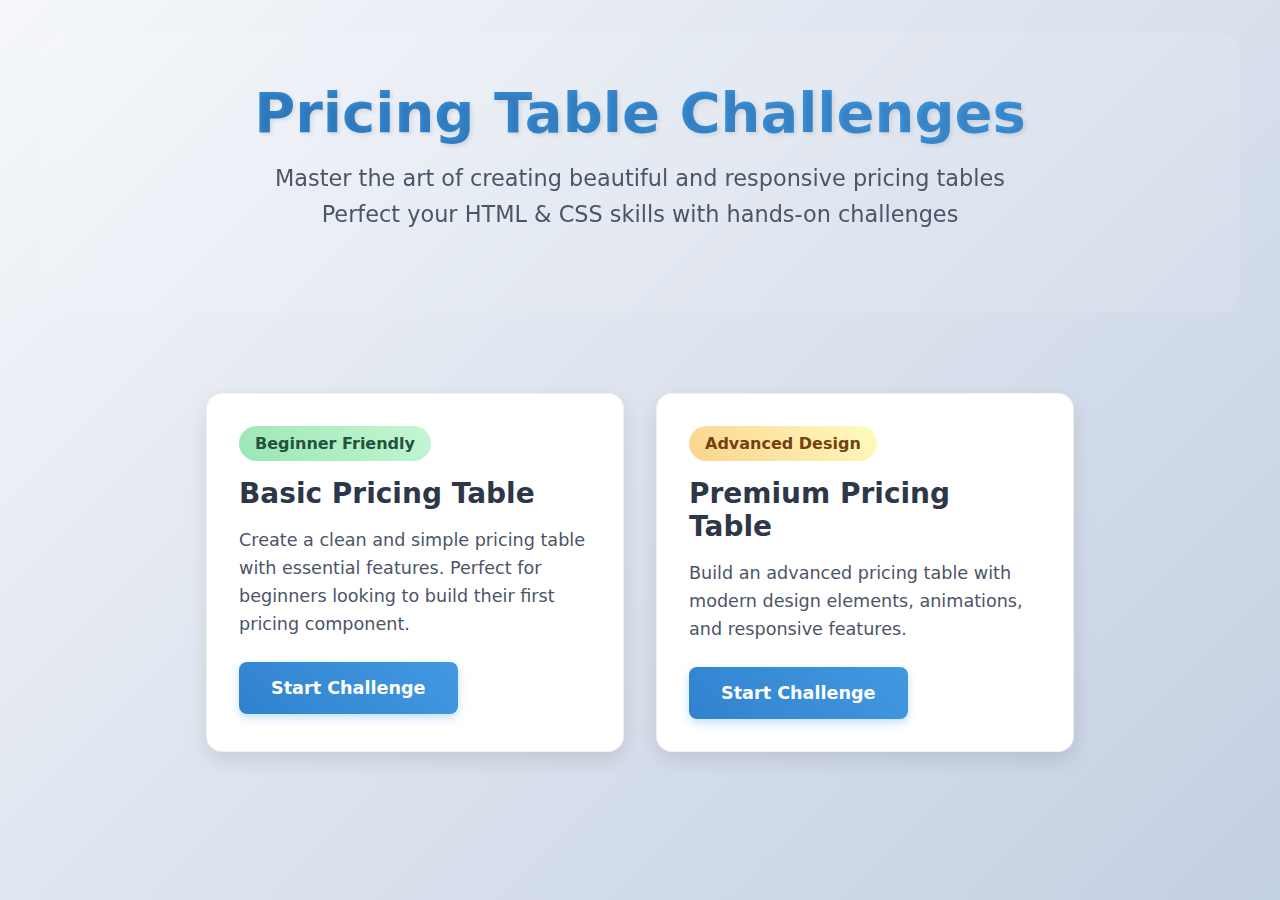
<file: index.html>
<!DOCTYPE html>
<html lang="en">
<head>
    <meta charset="UTF-8">
    <meta name="viewport" content="width=device-width, initial-scale=1.0">
    <title>Pricing Table Challenges | Chaicode</title>
    <style>
        * {
            margin: 0;
            padding: 0;
            box-sizing: border-box;
            font-family: 'Segoe UI', system-ui, sans-serif;
        }

        body {
            background: linear-gradient(135deg, #f5f7fa 0%, #c3cfe2 100%);
            min-height: 100vh;
            padding: 2rem;
        }

        .container {
            max-width: 1200px;
            margin: 0 auto;
        }

        header {
            text-align: center;
            margin-bottom: 4rem;
            padding: 2rem;
        }

        h1 {
            font-size: 3.5rem;
            color: #2d3748;
            margin-bottom: 1rem;
            background: linear-gradient(45deg, #3182ce, #4299e1);
            -webkit-background-clip: text;
            -webkit-text-fill-color: transparent;
            text-shadow: 2px 2px 4px rgba(0,0,0,0.1);
        }

        .subtitle {
            color: #4a5568;
            font-size: 1.4rem;
            margin-bottom: 2rem;
            line-height: 1.6;
        }

        .hero {
            text-align: center;
            margin-bottom: 4rem;
            padding: 3rem;
            background: rgba(255, 255, 255, 0.1);
            border-radius: 20px;
            backdrop-filter: blur(10px);
        }

        .challenges-grid {
            display: grid;
            grid-template-columns: repeat(auto-fit, minmax(350px, 1fr));
            gap: 2rem;
            padding: 1rem;
            max-width: 900px;
            margin: 0 auto;
        }

        .challenge-card {
            background: white;
            border-radius: 16px;
            padding: 2rem;
            box-shadow: 0 8px 20px rgba(0, 0, 0, 0.1);
            transition: all 0.3s ease;
            border: 1px solid rgba(0,0,0,0.05);
        }

        .challenge-card:hover {
            transform: translateY(-5px);
            box-shadow: 0 12px 25px rgba(0, 0, 0, 0.15);
        }

        .challenge-card h3 {
            color: #2d3748;
            font-size: 1.75rem;
            margin-bottom: 1rem;
        }

        .challenge-card p {
            color: #4a5568;
            margin-bottom: 1.5rem;
            line-height: 1.6;
            font-size: 1.1rem;
        }

        .btn {
            display: inline-block;
            padding: 1rem 2rem;
            background: linear-gradient(45deg, #3182ce, #4299e1);
            color: white;
            text-decoration: none;
            border-radius: 8px;
            transition: all 0.3s ease;
            font-weight: 600;
            font-size: 1.1rem;
            box-shadow: 0 4px 10px rgba(66, 153, 225, 0.3);
        }

        .btn:hover {
            background: linear-gradient(45deg, #2c5282, #3182ce);
            transform: translateY(-2px);
            box-shadow: 0 6px 15px rgba(66, 153, 225, 0.4);
        }

        .level {
            display: inline-block;
            padding: 0.5rem 1rem;
            border-radius: 20px;
            font-size: 1rem;
            margin-bottom: 1rem;
            font-weight: 600;
        }

        .beginner { 
            background: linear-gradient(45deg, #9ae6b4, #c6f6d5);
            color: #22543d;
        }
        
        .advanced { 
            background: linear-gradient(45deg, #fbd38d, #fefcbf);
            color: #744210;
        }

        @media (max-width: 768px) {
            h1 {
                font-size: 2.5rem;
            }
            
            .challenges-grid {
                grid-template-columns: 1fr;
            }

            .hero {
                padding: 2rem 1rem;
            }

            .subtitle {
                font-size: 1.2rem;
            }
        }
    </style>
</head>
<body>
    <div class="container">
        <header class="hero">
            <h1>Pricing Table Challenges</h1>
            <p class="subtitle">Master the art of creating beautiful and responsive pricing tables<br>Perfect your HTML & CSS skills with hands-on challenges</p>
        </header>

        <div class="challenges-grid">
            <div class="challenge-card">
                <span class="level beginner">Beginner Friendly</span>
                <h3>Basic Pricing Table</h3>
                <p>Create a clean and simple pricing table with essential features. Perfect for beginners looking to build their first pricing component.</p>
                <a href="pricing-table-1/index.html" class="btn">Start Challenge</a>
            </div>

            <div class="challenge-card">
                <span class="level advanced">Advanced Design</span>
                <h3>Premium Pricing Table</h3>
                <p>Build an advanced pricing table with modern design elements, animations, and responsive features.</p>
                <a href="pricing-table-2/index.html" class="btn">Start Challenge</a>
            </div>
        </div>
    </div>
</body>
</html>
</file>
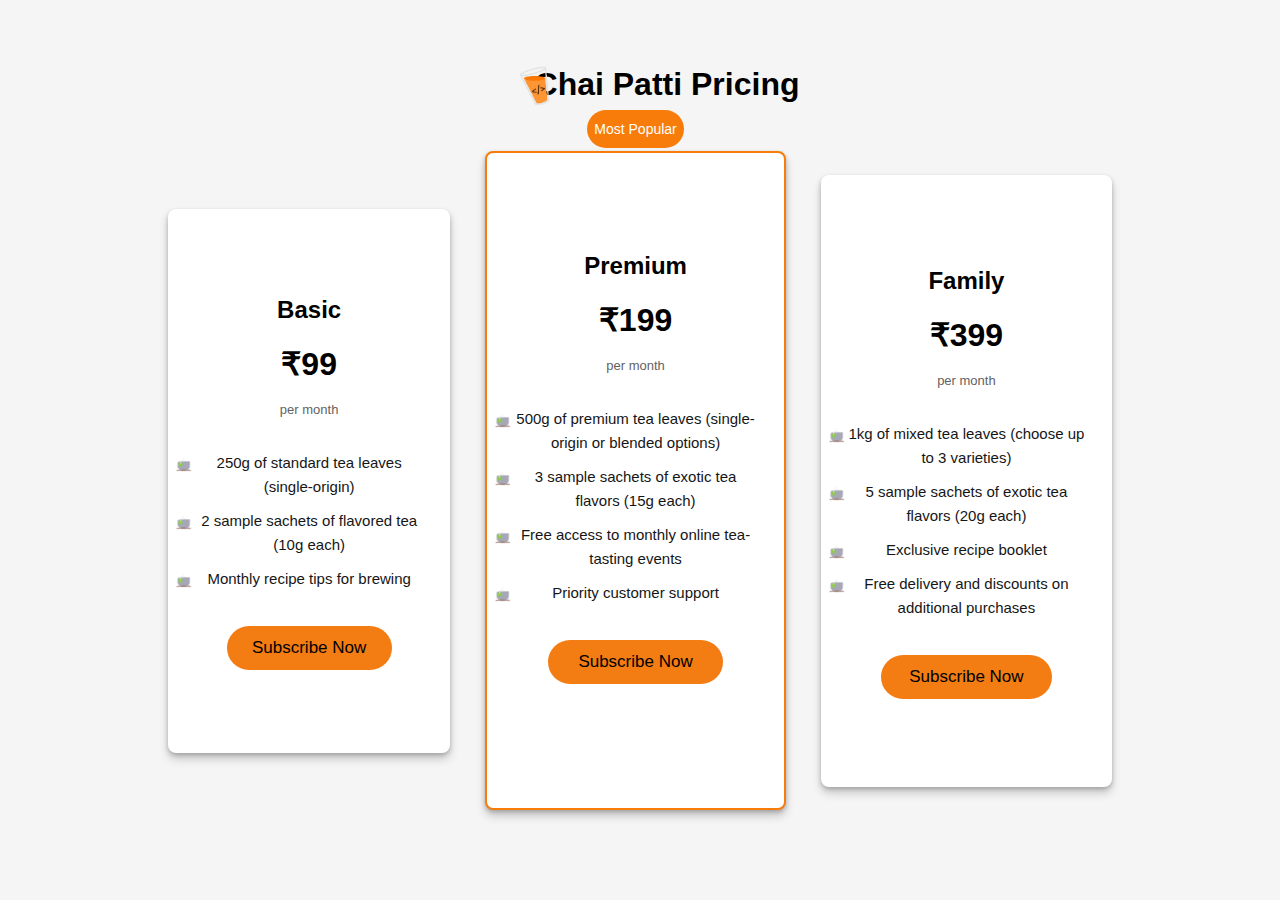
<file: pricing-table-1/index.html>
<!DOCTYPE html>
<html lang="en">
  <head>
    <meta charset="UTF-8" />
    <meta name="viewport" content="width=device-width, initial-scale=1.0" />
    <title>ChaiPatti - Pricing</title>
    <link rel="stylesheet" href="challenge.css" />
    <!-- <link rel="stylesheet" href="solution.css" /> -->
  </head>
  <body>
    <div class="container">
      <h1 class="pricing-heading">
        <img
          src="./assets/chaicodelogo.png"
          alt="Chai Patti Pricing Logo"
          height="50"
          width="50"
          style="position: absolute; left:40%;"
        />
        Chai Patti Pricing
      </h1>
      <section class="pricing-container">
        <div class="pricing-card">
          <h2 style="margin-top: -40px;">Basic</h2>
          <div class="price">₹99</div>
          <div class="period">per month</div>
          <ul class="features">
            <li>250g of standard tea leaves (single-origin)</li>
            <li>2 sample sachets of flavored tea (10g each)</li>
            <li>Monthly recipe tips for brewing</li>
          </ul>
          <button class="subscribe-btn" aria-label="Subscribe to Basic Plan">
            Subscribe Now
          </button>
        </div>

        <div class="pricing-card popular">
          <div class="popular-badge">Most Popular</div>
          <h2>Premium</h2>
          <div class="price">₹199</div>
          <div class="period">per month</div>
          <ul class="features">
            <li>
              500g of premium tea leaves (single-origin or blended options)
            </li>
            <li>3 sample sachets of exotic tea flavors (15g each)</li>
            <li>Free access to monthly online tea-tasting events</li>
            <li>Priority customer support</li>
          </ul>
          <button class="subscribe-btn" aria-label="Subscribe to Premium Plan">
            Subscribe Now
          </button>
        </div>

        <div class="pricing-card right-card">
          <h2>Family</h2>
          <div class="price">₹399</div>
          <div class="period">per month</div>
          <ul class="features">
            <li>1kg of mixed tea leaves (choose up to 3 varieties)</li>
            <li>5 sample sachets of exotic tea flavors (20g each)</li>
            <li>Exclusive recipe booklet</li>
            <li>Free delivery and discounts on additional purchases</li>
          </ul>
          <button class="subscribe-btn" aria-label="Subscribe to Family Plan">
            Subscribe Now
          </button>
        </div>
      </section>
    </div>
  </body>
</html>
</file>
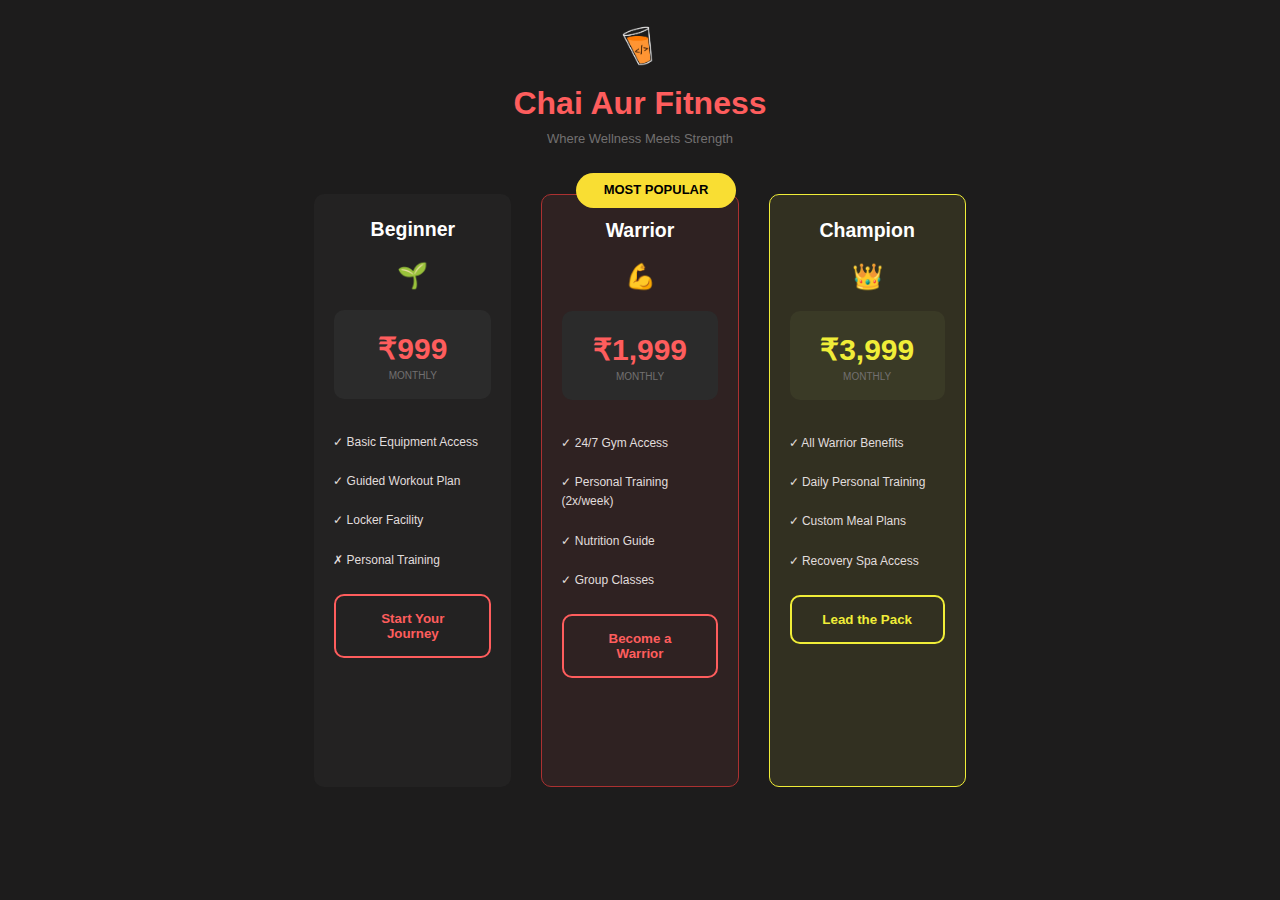
<file: pricing-table-2/index.html>
<!DOCTYPE html>
<html lang="en">
  <head>
    <meta charset="UTF-8" />
    <meta name="viewport" content="width=device-width, initial-scale=1.0" />
    <title>Chai Aur Fitness - Membership</title>
    <link rel="stylesheet" href="challenge.css" />
    <!-- <link rel="stylesheet" href="solution.css" /> -->
  </head>
  <body>
    <div class="container">
      <div class="header">
        <img
          src="./assets/chaicodelogo.png"
          alt="Chai Aur Fitness Pricing Logo"
          height="50"
          width="50"
        />
        <h1>Chai Aur Fitness</h1>
        <p class="subtitle">Where Wellness Meets Strength</p>
      </div>
      <div class="pricing-container">
        <div class="pricing-card beginner">
          <div class="card-header">
            <h2>Beginner</h2>
            <div class="icon">🌱</div>
          </div>
          <div class="price-block">
            <div class="price">₹999</div>
            <div class="period">monthly</div>
          </div>
          <ul class="features">
            <li>✓ Basic Equipment Access</li>
            <li>✓ Guided Workout Plan</li>
            <li>✓ Locker Facility</li>
            <li class="disabled">✗ Personal Training</li>
          </ul>
          <button class="join-btn">Start Your Journey</button>
        </div>

        <div class="pricing-card warrior popular">
          <div class="popular-tag">MOST POPULAR</div>
          <div class="card-header">
            <h2>Warrior</h2>
            <div class="icon">💪</div>
          </div>
          <div class="price-block">
            <div class="price">₹1,999</div>
            <div class="period">monthly</div>
          </div>
          <ul class="features">
            <li>✓ 24/7 Gym Access</li>
            <li>✓ Personal Training (2x/week)</li>
            <li>✓ Nutrition Guide</li>
            <li>✓ Group Classes</li>
          </ul>
          <button class="join-btn">Become a Warrior</button>
        </div>

        <div class="pricing-card champion">
          <div class="card-header">
            <h2>Champion</h2>
            <div class="icon">👑</div>
          </div>
          <div class="price-block" style="background-color: rgba(72, 74, 48, 0.377);">
            <div class="price">₹3,999</div>
            <div class="period">monthly</div>
          </div>
          <ul class="features">
            <li>✓ All Warrior Benefits</li>
            <li>✓ Daily Personal Training</li>
            <li>✓ Custom Meal Plans</li>
            <li>✓ Recovery Spa Access</li>
          </ul>
          <button class="join-btn">Lead the Pack</button>
        </div>
      </div>
    </div>
  </body>
</html>
</file>
<file: pricing-table-1/challenge.css>
/* Challenge CSS */

* {
  margin: 0;
  padding: 0;
  box-sizing: border-box;
}

body {
  font-family: Arial, sans-serif;
  line-height: 1.6;
  background-color: #f5f5f5;
}

.container {
  /* Add your styles here */
  display: flex;
  flex-direction: column;
  justify-content: center;
  align-items: center;
 
  height: 100vh;
 
}

h1 {
  /* Add your styles here */
  display: flex;
  justify-content: center;
  align-items: center;
  margin-left: 54px;
  margin-bottom: 10px;
}

.pricing-heading {
  /* Add your styles here */
}

.pricing-container {
  /* Add your styles here */
  display: flex;
  justify-content: center;
  align-items: center;
 
  width:80vw;
  height: 80vh;
  padding: 20px 40px;
  gap: 35px;
}

.pricing-card {
  /* Add your styles here */

  box-shadow: 0 2px 4px 0 rgba(5, 0, 0, 0.2), 0 6px 10px 0 rgba(5, 0, 0, 0.19);
  text-align: center;
  padding:25px 25px;
  height: 80%;
  width:310px;
  background-color: white;
  border-radius: 8px;
  display: flex;
  flex-direction: column;
  justify-content: center;
  align-items: center;
  gap:10px
 
}

.right-card{
  height: 90%;
  width:320px;
}

.right-card h2{
  margin-top: -40px;
}


.pricing-card:hover {
  /* Add your styles here */
}

.pricing-card.popular {
  /* Add your styles here */
  height: 97%;
  width: 330px;
  border: 2px solid rgb(247, 124, 9) ;
}

.popular-badge {
  /* Add your styles here */
  position: absolute;
  top:110px;
  background-color:  rgb(247, 124, 9) ;
  color:white;
  padding: 8px 7px;
  border-radius: 25px;
  font-size: 14px;
}

.pricing-card.popular h2{
  margin-top:-70px
}


.price {
  /* Add your styles here */
  font-size: xx-large;
  font-weight: bold;
}

.period {
  /* Add your styles here */
  color:rgb(99, 98, 98);
  font-size: small;
}

.features {
  /* Add your styles here */
  margin-top: 20px;
}

.features li {
  /* Add your styles here */
  font-size: 15px;
  color:rgb(22, 22, 22);
  list-style: none;
  display: flex;
  flex-direction: column; 
  margin-bottom: 10px 
  
}

.features  li::before {
  content: '';
  display: inline-block;
  margin-left: -25px;
  margin-top: -3px;
  background-size: contain; 
  padding: 2px;
  height: 30px;
  width: 30px;
 
  
  background-repeat: no-repeat;
  background-image: url("./assets/chai.png");
  position:absolute;
 
}

.subscribe-btn {
  /* Add your styles here */
  padding: 12px 0px;
  border-radius: 50px;
  font-size: 17px;
  background-color: rgb(243, 124, 19) ;
  border: none;
  margin-top: 15px;
  width:71%;
  position: relative;
  margin-bottom: -40px;
  display: flex;
  justify-content: center;
  align-items: center;
}

.subscribe-btn:hover {
  /* Add your styles here */
}
</file>
<file: pricing-table-2/challenge.css>
/* Challenge CSS */

* {
  margin: 0;
  padding: 0;
  box-sizing: border-box;
}

body {
  font-family: Arial, sans-serif;
  line-height: 1.6;
  background-color: #f5f5f5;
}

.container {
  /* Add your styles here */
  background-color: rgb(29, 28, 28);
  height: 100vh;
  text-align: center;
  padding:20px 40px;
 
 
}

.header {
  /* Add your styles here */
}

h1 {
  /* Add your styles here */
  color: rgb(254, 93, 93);
  border: none;
}

.subtitle {
  /* Add your styles here */
  color:rgb(114, 112, 112);
  font-size: small;
}

.pricing-container {
  /* Add your styles here */
  display: flex;
  justify-content: center;
  align-items: center;
  margin-top: 40px;
  height: 70%;  
  padding: 10px 20px;
  gap:30px
 
}

.pricing-card {
  /* Add your styles here */
  padding: 20px 20px;
   height: 102%;
   width:17%;
  border-radius: 10px;
  background-color: rgb(35, 34, 34);
 
}

.pricing-card:hover {
  /* Add your styles here */
}

.card-header {
  /* Add your styles here */
  color: white;
  font-size: small;
}

.icon {
  /* Add your styles here */
 font-size:25px;
 margin-top: 10px;
  
}

.popular-tag {
  /* Add your styles here */
  position: absolute;
  top:173px;
  background-color: rgb(249, 222, 51);
  width:160px;
  padding:7px 9px;
  font-size: small;
  font-weight: bold;
  
  border-radius: 25px;
  left:45%
}

.price-block {
  /* Add your styles here */
  padding: 15px 30px;
  background-color: rgb(43, 43, 43);
 
  border-radius: 10px;
  text-align: center;
  margin-top:15px;
}

.price {
  /* Add your styles here */
  font-size:30px;
  font-weight: bolder;
  color: rgb(254, 93, 93);
}

.period {
  /* Add your styles here */
  text-transform: uppercase;
  color:rgb(114, 112, 112);
  font-size: 10px;
  margin-top: -5px;
}

.features {
  /* Add your styles here */
  text-align: left;
  font-size:12px;
  color: rgb(224, 221, 221);
  margin-top: 30px;
  width: 100%;
  
  margin-left:-5px;
  padding:4px
}

.features li {
  /* Add your styles here */
  list-style: none;
  margin-bottom: 20px;
}

.features li.disabled {
  /* Add your styles here */
}

.join-btn {
  /* Add your styles here */
  width: 100%;
  padding:15px 30px;
  background-color: transparent;
  border: 2px solid rgb(254, 93, 93);
  color:rgb(254, 93, 93);
  font-weight: bold;
  border-radius: 10px;
}

.join-btn:hover {
  /* Add your styles here */
  color:rgb(194, 78, 78);

}


/* Custom Class Modifiers */
.warrior {
  /* Add your styles here */
  background-color: rgba(122, 58, 58, 0.2);
  border:1px solid rgb(172, 49, 49);
 
}

.champion {
  /* Add your styles here */
  border:1px solid rgb(240, 237, 56);
  background-color: rgba(134, 132, 55, 0.2);

}

.champion .price {
  /* Add your styles here */
  color:rgb(240, 237, 56)
}

.champion .join-btn {
  /* Add your styles here */
  color:rgb(240, 237, 56);
  border:2px solid rgb(240, 237, 56)
}

.champion .join-btn:hover {
  /* Add your styles here */
  color:rgb(111, 110, 20);
}
</file>
